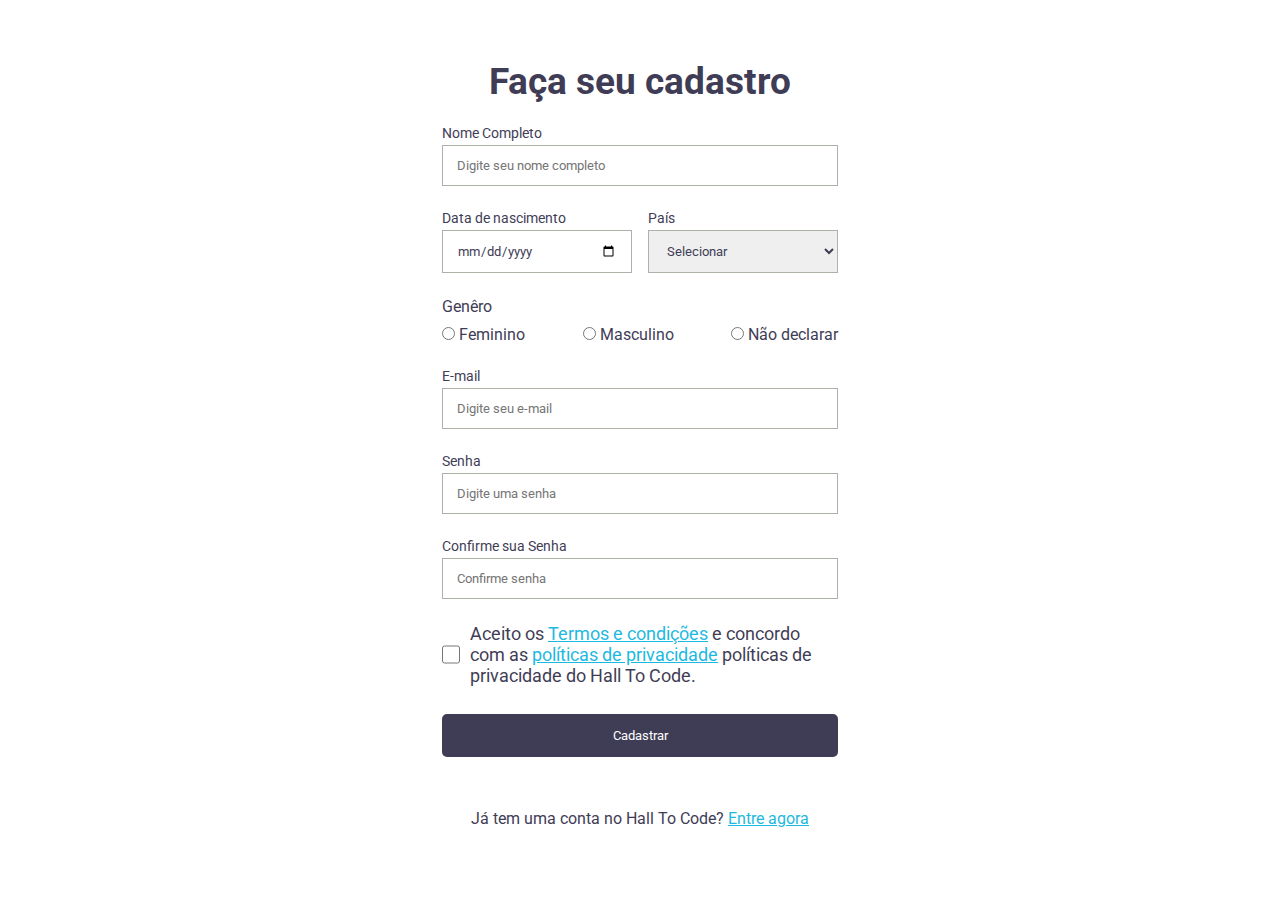
<file: index.html>
<head>
  <title>Aula - 2 - Formulário</title>

  <link rel="preconnect" href="https://fonts.googleapis.com" />
  <link rel="preconnect" href="https://fonts.gstatic.com" crossorigin />
  <link
    href="https://fonts.googleapis.com/css2?family=Roboto:wght@400;500;700&display=swap"
    rel="stylesheet"
  />

  <link href="./styles.css" rel="stylesheet" />
</head>

<body>
  <section class="container-register">
    <form class="form">
      <h1 class="title">Faça seu cadastro</h1>

      <div class="box">
        <label class="label-field" for="name-field">Nome Completo</label>
        <input
          type="text"
          placeholder="Digite seu nome completo"
          id="name-field"
          class="field-input"
          required
        />
      </div>

      <div class="double-box">
        <div class="box space-between">
          <label for="date-field" class="label-field">Data de nascimento</label>
          <input id="date-field" type="date" class="field-input" required />
        </div>

        <div class="box space-between">
          <label for="select-field" class="label-field">País</label>
          <select id="select-field" class="select" required>
            <option>Selecionar</option>
            <option>Brasil</option>
            <option>Argentina</option>
            <option>Paraguai</option>
          </select>
        </div>
      </div>

      <div class="box-genre box">
        <span class="genre-title" required>Genêro</span>
        <div class="options-genre">
          <div class="select-genre">
            <input type="radio" name="input-genre" required />
            <label>Feminino</label>
          </div>
          <div class="select-genre">
            <input type="radio" name="input-genre" />
            <label>Masculino</label>
          </div>
          <div class="select-genre">
            <input type="radio" name="input-genre" />
            <label>Não declarar</label>
          </div>
        </div>
      </div>

      <div class="box">
        <label for="email-field" class="label-field">E-mail</label>
        <input
          id="email-field"
          type="email"
          placeholder="Digite seu e-mail"
          class="field-input"
          required
        />
      </div>

      <div class="box">
        <label for="password-fiel" class="label-field">Senha</label>
        <input
          id="password-fiel"
          type="password"
          placeholder="Digite uma senha"
          class="field-input"
          required
        />
      </div>

      <div class="box">
        <label for="confirm-password-field" class="label-field"
          >Confirme sua Senha</label
        >
        <input
          id="confirm-password-field"
          type="password"
          placeholder="Confirme senha"
          class="field-input"
          required
        />
      </div>

      <div class="terms">
        <input
          type="checkbox"
          class="checkbox-field"
          id="checkbox-field"
          required
        />
        <label class="checkbox-text" for="checkbox-field">
          Aceito os <a href="#">Termos e condições</a> e concordo com as
          <a href="#">políticas de privacidade</a> políticas de privacidade do
          Hall To Code.
        </label>
      </div>

      <div class="box">
        <button class="button-field">Cadastrar</button>
      </div>

      <div class="account">
        <p>
          Já tem uma conta no Hall To Code?
          <a href="./HTML/Login.html"
            >Entre agora</a
          >
        </p>
      </div>
    </form>
  </section>
</body>
</file>
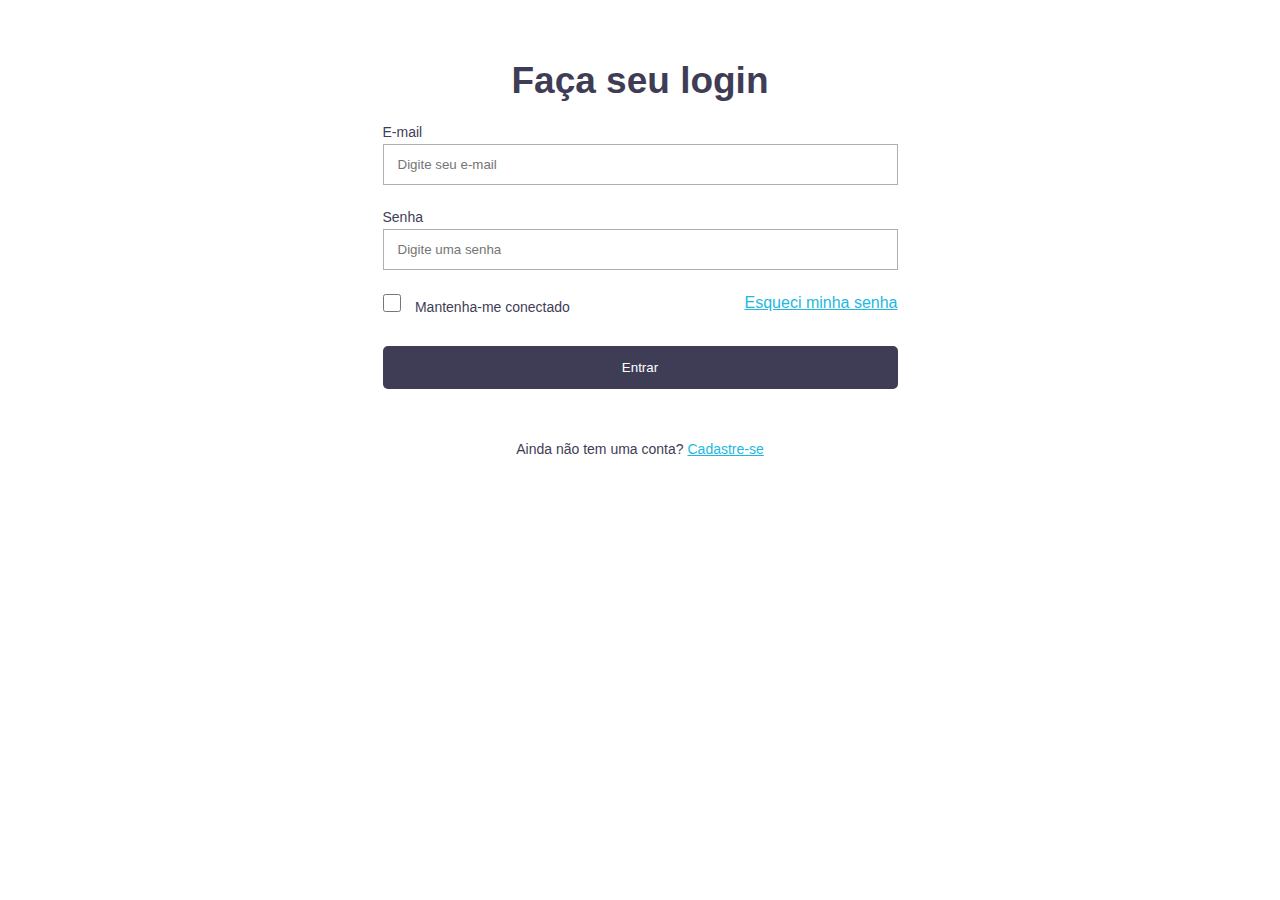
<file: HTML/Login.html>
<head>
  <title>Login</title>

  <link href="../styles.css" rel="stylesheet" />
</head>

<body>
  <section class="container-login">
    <form class="form">
      <h1 class="title">Faça seu login</h1>

      <div class="box">
        <label for="email-field" class="label-field">E-mail</label>
        <input
          type="email"
          placeholder="Digite seu e-mail"
          id="email-field"
          class="field-input"
          required
        />
      </div>
      <div class="box">
        <label for="password-field" class="label-field">Senha</label>
        <input
          id="password-field"
          type="password"
          placeholder="Digite uma senha"
          class="field-input"
          required
        />
      </div>

      <div class="double-box account">
        <div class=" ">
          <input
            type="checkbox"
            class="checkbox-field"
            id="checkbox-field"
            required
          />
          <label class="label-field" for="checkbox-field">
            Mantenha-me conectado</label
          >
        </div>
         
        <a href="./Reset.html">Esqueci minha senha </a>
          
      </div>
      
      <div class="box">
          <button class="button-field">Entrar</button>
      </div>
      
      <div class="account">
        <p class="label-field">
          Ainda não tem uma conta?
          <a href="../index.html">Cadastre-se</a>
        </p>
      </div>
    </form>
  </section>
</body>
</file>
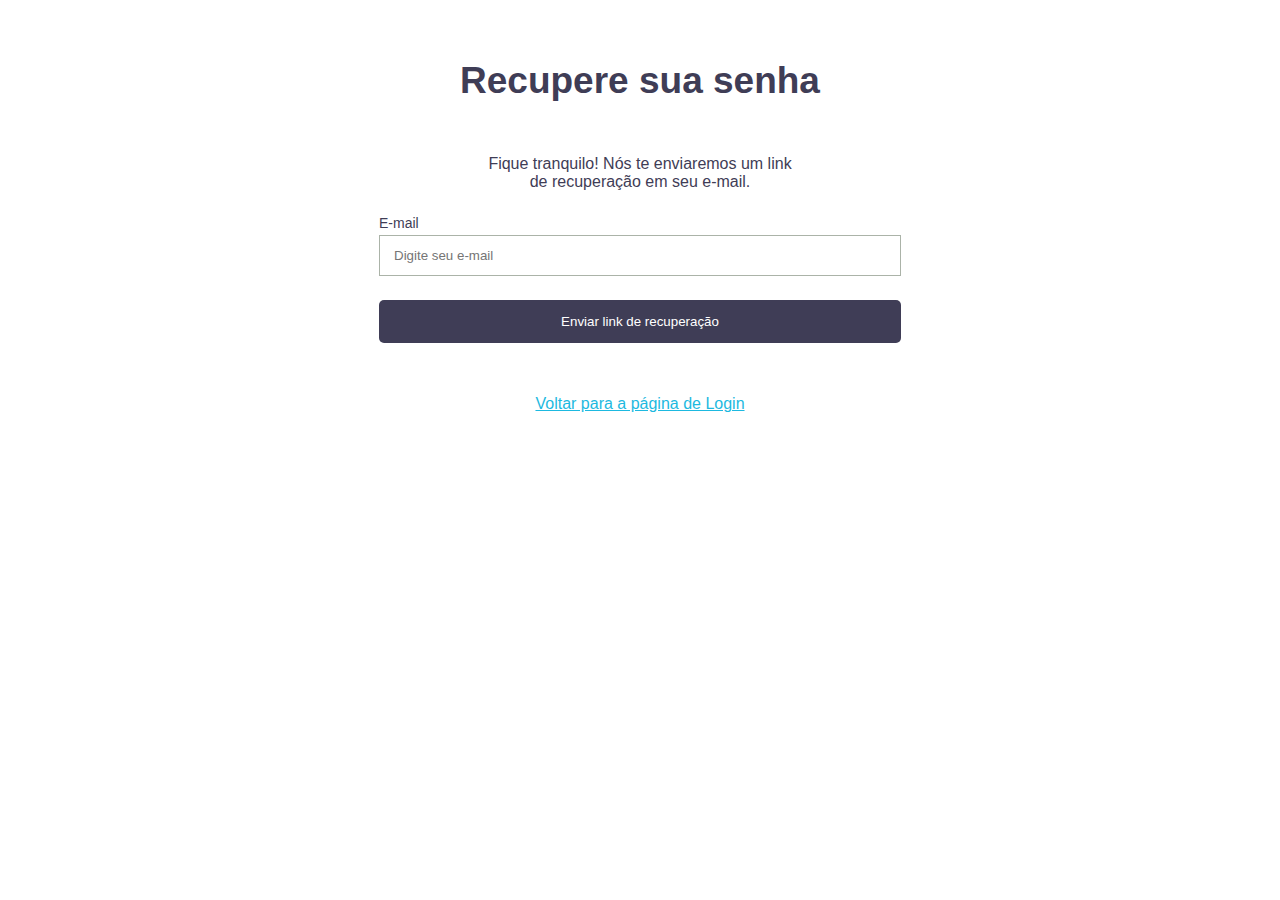
<file: HTML/Reset.html>
<!DOCTYPE html>
<html lang="pt-BR">
  <head>
    <meta charset="UTF-8" />
    <link href="../styles.css" rel="stylesheet" />
    <title>Recupere sua senha</title>
  </head>
  
  <body>
    <section class="container-reset">
      <form class="form">
        <h1 class="title">Recupere sua senha</h1>
        <div class="box p-repair">
          <p>
            Fique tranquilo! Nós te enviaremos um link 
            <p>
                de recuperação em seu e-mail.
            </p>
          </p>
        </div>

        <div class="box">
          <label for="email-field" class="label-field">E-mail</label>
          <input
            type="email"
            placeholder="Digite seu e-mail"
            id="email-field"
            class="field-input"
            required
          />
        </div>

        <div class="box">
            <button class="button-field">Enviar link de recuperação</button>
        </div>

        <div>
          <a  href="./Login.html"
            >Voltar para a página de Login</a
          >
        </div>
      </form>
    </section>
  </body>
</html>
</file>
<file: styles.css>
* {
  margin: 0;
  padding: 0;
  font-weight: 400;

  color: #3f3d56;
  font-family: "Roboto", sans-serif;
}

body {
  display: flex;
  justify-content: center;
}

.container-register{
  max-width: 396px;
  width: 396px;
}

.container-login{
  max-width: 515px;
  width: 515px;
}

.container-reset{
  max-width: 522px;
  width: 522px;
}

.form {
  display: flex;
  flex-direction: column;
  align-items: center;

  width: 100%;
}


.title {
  font-weight: 700;
  font-size: 37px;
  margin: 60px 0 22px;
}

.double-box,
.options-genre {
  width: 100%;
  display: flex;
  justify-content: space-between;
}

.box {
  display: flex;
  flex-direction: column;
  width: 100%;
  margin-bottom: 24px;
}
.space-between {
  width: 48%;
}

.label-field {
  font-size: 14px;
  margin-bottom: 4px;
}

.field-input,
.select {
  max-width: 100%;
  border: 1px solid #abb3a8;
  padding: 12px 14px;
}
.box-genre {
  display: flex;
  flex-direction: column;
  width: 100%;
}

.genre-title {
  margin-bottom: 9px;
}

.terms {
  display: flex;
  margin-bottom: 28px;
}

.checkbox-field {
  margin-right : 10px;
  min-width: 18px;
  min-height: 18px;
  
}

.checkbox-text{
    font-size: 18px;
}

.button-field {
  width: 100%;
  background-color: #3f3d56;
  color: #ffffff;
  border: 0;
  padding: 14px 0;
  margin-bottom: 28px;
  border-radius: 5px;
  transition-duration: 300ms;
}


a {
  color: #1db9e0;
}

.account{
    margin-bottom: 30px;
}

.p-repair{
  margin-top: 31px;
  font-size: 16px;
  display: flex;
  flex-direction: column;
  justify-content: center;
  align-items: center;
}
</file>
